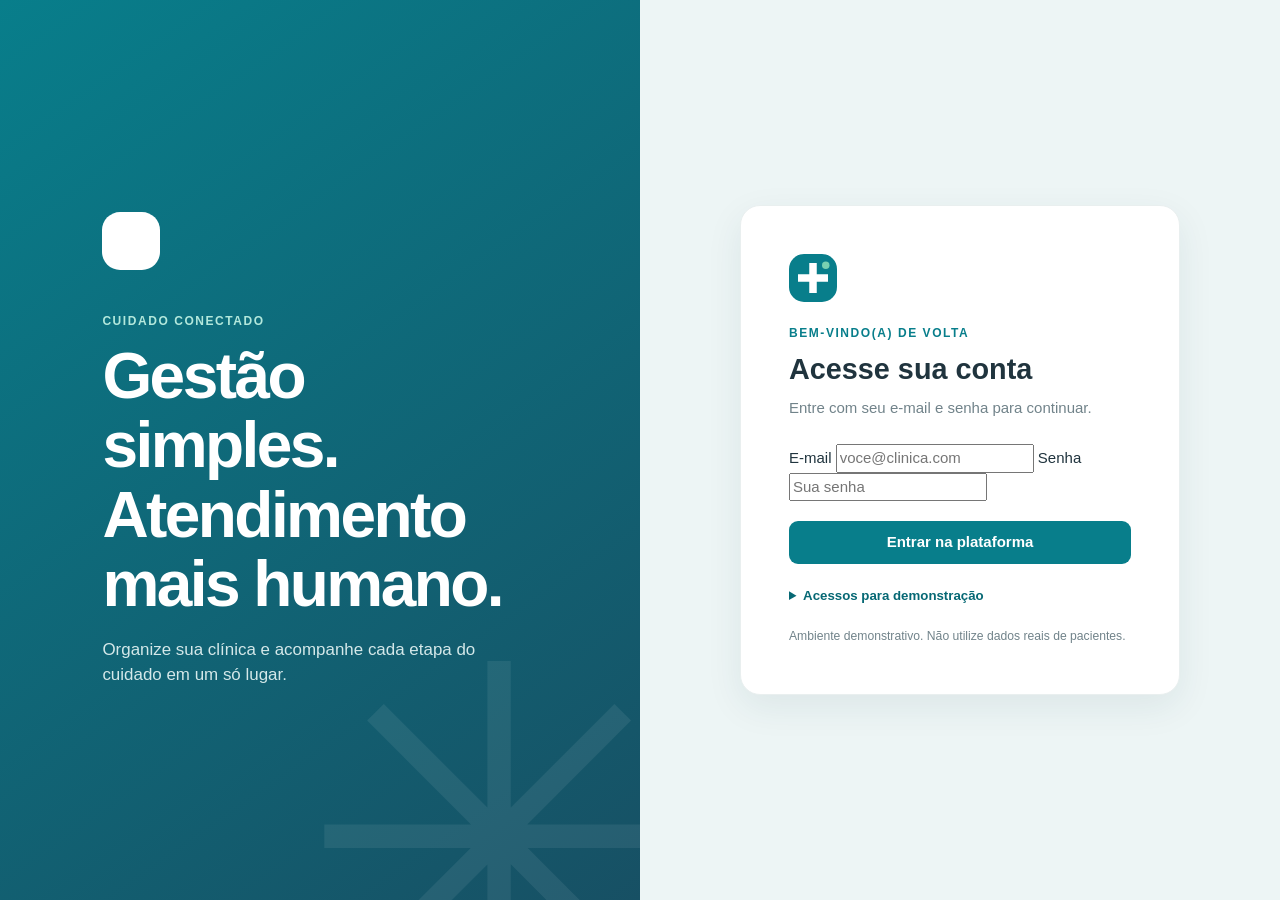
<file: vitta-clinic/index.html>
<!doctype html>
<html lang="pt-BR">
<head>
  <meta charset="utf-8">
  <meta name="viewport" content="width=device-width, initial-scale=1">
  <meta name="theme-color" content="#0b7285">
  <title>Entrar | Vitta Clinic</title>
  <link rel="icon" href="assets/images/logo.svg" type="image/svg+xml">
  <link rel="stylesheet" href="css/normalizacao.css">
  <link rel="stylesheet" href="css/variaveis.css">
  <link rel="stylesheet" href="css/global.css">
  <link rel="stylesheet" href="css/acesso.css">
  <link rel="stylesheet" href="css/responsivo.css">
</head>
<body class="login-page">
  <main class="login-layout">
    <section class="login-brand" aria-label="Vitta Clinic">
      <img src="assets/images/logo.svg" alt="" width="58" height="58">
      <p class="eyebrow">Cuidado conectado</p>
      <h1>Gestão simples.<br>Atendimento mais humano.</h1>
      <p>Organize sua clínica e acompanhe cada etapa do cuidado em um só lugar.</p>
      <div class="brand-decoration" aria-hidden="true">✳</div>
    </section>
    <section class="login-card">
      <img class="login-logo" src="assets/images/logo.svg" alt="Vitta Clinic" width="48" height="48">
      <p class="eyebrow">Bem-vindo(a) de volta</p>
      <h2>Acesse sua conta</h2>
      <p class="muted">Entre com seu e-mail e senha para continuar.</p>
      <form id="login-form" class="form-stack" novalidate>
        <label for="email">E-mail</label>
        <input id="email" name="email" type="email" autocomplete="username" placeholder="voce@clinica.com" required>
        <label for="password">Senha</label>
        <input id="password" name="password" type="password" autocomplete="current-password" placeholder="Sua senha" required>
        <p id="login-error" class="form-error" role="alert" aria-live="polite"></p>
        <button class="button button-primary button-wide" type="submit">Entrar na plataforma</button>
      </form>
      <details class="demo-credentials">
        <summary>Acessos para demonstração</summary>
        <p><strong>Administrador:</strong> admin@vitta.com / 123456</p>
        <p><strong>Médico:</strong> medico@vitta.com / 123456</p>
        <p><strong>Recepcionista:</strong> recepcao@vitta.com / 123456</p>
      </details>
      <p class="login-footnote">Ambiente demonstrativo. Não utilize dados reais de pacientes.</p>
    </section>
  </main>
  <div id="toast-region" class="toast-region" aria-live="polite" aria-atomic="true"></div>
  <script src="js/armazenamento.js"></script>
  <script src="js/autenticacao.js"></script>
</body>
</html>
</file>
<file: vitta-clinic/css/normalizacao.css>
*, *::before, *::after { box-sizing: border-box; }
html { min-height: 100%; scroll-behavior: smooth; }
body, h1, h2, h3, h4, p, figure { margin: 0; }
button, input, select, textarea { font: inherit; }
button { cursor: pointer; }
img, svg { display: block; max-width: 100%; }
table { border-collapse: collapse; }
</file>
<file: vitta-clinic/css/variaveis.css>
:root {
  color-scheme: light;
  --navy: #173b4a;
  --primary: #087e8b;
  --primary-dark: #066874;
  --primary-soft: #e4f4f4;
  --green: #3b9b78;
  --green-soft: #e5f5ed;
  --ink: #20343e;
  --muted: #71838a;
  --line: #e3ebed;
  --surface: #fff;
  --canvas: #f4f8f8;
  --danger: #bd4545;
  --danger-soft: #fff0ef;
  --warning: #a86b19;
  --shadow: 0 12px 36px rgba(21, 59, 74, .08);
  --radius: 14px;
  --font: "Segoe UI", Arial, sans-serif;
}
</file>
<file: vitta-clinic/css/global.css>
body { background: var(--canvas); color: var(--ink); font: 15px/1.5 var(--font); }
a { color: inherit; text-decoration: none; }
button, input, select, textarea { color: inherit; }
button:focus-visible, a:focus-visible, input:focus-visible, select:focus-visible, textarea:focus-visible, summary:focus-visible { outline: 3px solid #84c9ce; outline-offset: 2px; }
.muted { color: var(--muted); }
.eyebrow { color: var(--primary); font-size: .75rem; font-weight: 800; letter-spacing: .13em; text-transform: uppercase; }
.button { display: inline-flex; align-items: center; justify-content: center; gap: 8px; min-height: 40px; padding: 9px 15px; border: 1px solid transparent; border-radius: 9px; font-weight: 700; transition: .18s ease; }
.button:hover { transform: translateY(-1px); }
.button-primary { background: var(--primary); color: white; }
.button-primary:hover { background: var(--primary-dark); }
.button-secondary { background: white; border-color: var(--line); color: var(--ink); }
.button-danger { background: var(--danger-soft); color: var(--danger); }
.button-small { min-height: 32px; padding: 5px 10px; font-size: .83rem; }
.button-wide { width: 100%; }
.icon-button { display: inline-grid; place-items: center; width: 36px; height: 36px; border: 1px solid var(--line); border-radius: 9px; background: white; }
.toast-region { position: fixed; z-index: 100; right: 20px; bottom: 20px; display: grid; gap: 10px; width: min(360px, calc(100vw - 32px)); }
.toast { padding: 13px 16px; border-radius: 10px; background: var(--navy); color: white; box-shadow: var(--shadow); animation: toast-in .2s ease-out; }
.toast.error { background: #a33434; }
.toast.success { background: #247657; }
@keyframes toast-in { from { opacity: 0; transform: translateY(8px); } }
.empty-state { padding: 32px 16px; color: var(--muted); text-align: center; }
.status-pill { display: inline-flex; padding: 4px 9px; border-radius: 999px; background: var(--primary-soft); color: var(--primary-dark); font-size: .78rem; font-weight: 700; }
.status-pill.cancelled { background: var(--danger-soft); color: var(--danger); }
.status-pill.done { background: var(--green-soft); color: #247657; }
</file>
<file: vitta-clinic/css/acesso.css>
.login-page { min-height: 100vh; background: #edf5f5; }
.login-layout { display: grid; min-height: 100vh; grid-template-columns: 1fr 1fr; }
.login-brand { position: relative; display: flex; flex-direction: column; justify-content: center; overflow: hidden; padding: clamp(36px, 8vw, 110px); background: linear-gradient(145deg, #087e8b, #175064); color: #fff; }
.login-brand > img { margin-bottom: 42px; filter: brightness(0) invert(1); }
.login-brand .eyebrow { color: #b3e8dc; }
.login-brand h1 { max-width: 520px; margin: 12px 0 18px; font-size: clamp(2.3rem, 5vw, 4.4rem); line-height: 1.08; letter-spacing: -.04em; }
.login-brand > p:last-of-type { max-width: 410px; color: #d4e8e9; font-size: 1.06rem; }
.brand-decoration { position: absolute; right: -60px; bottom: -185px; color: rgba(255,255,255,.07); font-size: 30rem; line-height: 1; }
.login-card { align-self: center; width: min(440px, calc(100% - 48px)); margin: 48px auto; padding: clamp(26px, 4vw, 48px); border: 1px solid #e9efef; border-radius: 20px; background: white; box-shadow: var(--shadow); }
.login-logo { margin-bottom: 22px; }
.login-card h2 { margin: 6px 0 5px; font-size: 1.8rem; }
.login-card .muted { margin-bottom: 25px; }
.login-card .form-stack { gap: 9px; }
.login-card .form-stack label:not(:first-child) { margin-top: 7px; }
.form-error { min-height: 20px; color: var(--danger); font-size: .88rem; }
.demo-credentials { margin-top: 22px; color: var(--muted); font-size: .83rem; }
.demo-credentials summary { cursor: pointer; color: var(--primary-dark); font-weight: 700; }
.demo-credentials p { margin-top: 8px; }
.login-footnote { margin-top: 22px; color: var(--muted); font-size: .76rem; }
</file>
<file: vitta-clinic/css/responsivo.css>
@media (max-width: 1050px) {
  .stat-grid { grid-template-columns: repeat(2, minmax(0, 1fr)); }
  .dashboard-grid { grid-template-columns: 1fr; }
}
@media (max-width: 760px) {
  .sidebar { width: 78px; align-items: center; padding: 16px 9px; }
  .sidebar-brand { margin: 0 0 25px; }
  .sidebar-brand span, .sidebar-nav a span:last-child, .sidebar-bottom { display: none; }
  .sidebar-nav { width: 100%; }
  .sidebar-nav a { justify-content: center; padding: 13px 4px; }
  .nav-icon { font-size: 1.2rem; }
  .main-area { margin-left: 78px; }
  .topbar { min-height: 66px; padding: 10px 18px; }
  .user-info { display: none; }
  .page-content { padding: 24px 18px 40px; }
}
@media (max-width: 540px) {
  .login-layout { grid-template-columns: 1fr; }
  .login-brand { display: none; }
  .login-card { margin: auto; }
  .sidebar { position: fixed; inset: auto 0 0; width: auto; height: 65px; flex-direction: row; justify-content: center; padding: 5px 8px; }
  .sidebar-brand, .sidebar-bottom { display: none; }
  .sidebar-nav { display: flex; justify-content: space-around; gap: 2px; }
  .sidebar-nav a { flex: 1; min-width: 38px; padding: 8px 2px; }
  .sidebar-nav a span:last-child { display: none; }
  .nav-icon { font-size: 1.15rem; }
  .main-area { margin-left: 0; padding-bottom: 65px; }
  .topbar { padding-left: 16px; }
  .page-heading { align-items: flex-start; flex-direction: column; }
  .stat-grid { gap: 10px; }
  .stat-card { padding: 14px; }
  .stat-value { font-size: 1.65rem; }
  .form-grid { grid-template-columns: 1fr; }
  .field.full { grid-column: auto; }
  .toolbar { align-items: stretch; }
  .toolbar-search { width: 100%; }
  .table-pagination { flex-wrap: wrap; }
  .modal-backdrop { padding: 10px; }
  .modal-content { padding: 18px; }
}
@media print {
  .sidebar, .topbar, .no-print, .toast-region { display: none !important; }
  .main-area { margin: 0 !important; }
  .page-content { max-width: none; padding: 0; }
  body { background: white; }
  .content-card, .chart-card { box-shadow: none; }
}
</file>
<file: vitta-clinic/css/painel.css>
.app-shell { min-height: 100vh; }
.sidebar { position: fixed; z-index: 20; inset: 0 auto 0 0; display: flex; width: 252px; flex-direction: column; padding: 24px 16px 18px; background: #123c4c; color: #d8e8e9; }
.sidebar-brand { display: flex; align-items: center; gap: 11px; margin: 0 8px 35px; color: white; font-size: 1.12rem; font-weight: 800; }
.sidebar-brand img { width: 39px; height: 39px; filter: brightness(0) invert(1); }
.sidebar-nav { display: grid; gap: 5px; }
.sidebar-nav a { display: flex; align-items: center; gap: 12px; padding: 11px 13px; border-radius: 9px; color: #c2d6d9; font-weight: 600; }
.sidebar-nav a:hover, .sidebar-nav a.active { background: rgba(255,255,255,.12); color: white; }
.nav-icon { width: 20px; color: #8dd0c4; font-size: 1.05rem; text-align: center; }
.sidebar-bottom { margin-top: auto; padding: 15px 11px 0; border-top: 1px solid rgba(255,255,255,.14); color: #adc4c8; font-size: .8rem; }
.main-area { min-height: 100vh; margin-left: 252px; }
.topbar { position: sticky; z-index: 10; top: 0; display: flex; min-height: 76px; align-items: center; justify-content: space-between; padding: 12px clamp(20px, 4vw, 48px); border-bottom: 1px solid var(--line); background: rgba(255,255,255,.95); backdrop-filter: blur(10px); }
.topbar-title { font-size: .93rem; font-weight: 700; }
.user-menu { display: flex; align-items: center; gap: 12px; }
.user-avatar { display: grid; width: 38px; height: 38px; place-items: center; border-radius: 50%; background: var(--primary-soft); color: var(--primary-dark); font-weight: 800; }
.user-info { line-height: 1.3; }
.user-info strong { display: block; font-size: .88rem; }
.user-info span { color: var(--muted); font-size: .75rem; }
.page-content { max-width: 1440px; margin: 0 auto; padding: 34px clamp(20px, 4vw, 48px) 60px; }
.page-heading { display: flex; align-items: flex-end; justify-content: space-between; gap: 16px; margin-bottom: 26px; }
.page-heading h1 { font-size: clamp(1.55rem, 2.5vw, 2rem); letter-spacing: -.03em; }
.page-heading p { margin-top: 4px; color: var(--muted); }
.content-card, .stat-card, .chart-card { border: 1px solid var(--line); border-radius: var(--radius); background: var(--surface); box-shadow: 0 4px 18px rgba(21,59,74,.035); }
.stat-grid { display: grid; grid-template-columns: repeat(4, minmax(0, 1fr)); gap: 16px; margin-bottom: 22px; }
.stat-card { padding: 20px; }
.stat-card-top { display: flex; align-items: center; justify-content: space-between; color: var(--muted); font-size: .85rem; font-weight: 600; }
.stat-icon { display: grid; width: 38px; height: 38px; place-items: center; border-radius: 11px; background: var(--primary-soft); color: var(--primary-dark); font-size: 1.15rem; }
.stat-value { margin-top: 13px; font-size: 2rem; font-weight: 800; letter-spacing: -.04em; }
.stat-foot { margin-top: 2px; color: var(--muted); font-size: .79rem; }
.dashboard-grid { display: grid; grid-template-columns: minmax(0, 1.35fr) minmax(280px, .9fr); gap: 18px; }
.chart-card, .content-card { overflow: hidden; }
.card-heading { display: flex; align-items: center; justify-content: space-between; gap: 12px; padding: 20px 22px; border-bottom: 1px solid var(--line); }
.card-heading h2 { font-size: 1.02rem; }
.card-body { padding: 20px 22px; }
.chart-bars { display: grid; height: 230px; grid-template-columns: repeat(6, 1fr); align-items: end; gap: 14px; padding: 12px 6px 0; }
.chart-column { display: flex; height: 100%; flex-direction: column; align-items: center; justify-content: end; gap: 8px; color: var(--muted); font-size: .76rem; }
.chart-bar { position: relative; width: min(42px, 70%); min-height: 4px; border-radius: 7px 7px 2px 2px; background: linear-gradient(180deg, #52b9a0, #087e8b); }
.chart-bar span { position: absolute; top: -22px; left: 50%; color: var(--ink); font-size: .73rem; transform: translateX(-50%); }
.appointment-list { display: grid; gap: 0; }
.appointment-row { display: grid; grid-template-columns: 48px 1fr auto; align-items: center; gap: 12px; padding: 13px 0; border-bottom: 1px solid var(--line); }
.appointment-row:last-child { border-bottom: 0; }
.appointment-time { color: var(--primary-dark); font-size: .8rem; font-weight: 800; }
.appointment-row strong { display: block; font-size: .86rem; }
.appointment-row small { color: var(--muted); }
.mobile-menu { display: none; }
</file>
<file: vitta-clinic/css/formularios.css>
.form-stack, .form-grid { display: grid; gap: 14px; }
.form-grid { grid-template-columns: repeat(2, minmax(0, 1fr)); }
.field { display: grid; align-content: start; gap: 6px; }
.field.full { grid-column: 1 / -1; }
label { color: #425960; font-size: .84rem; font-weight: 700; }
input, select, textarea { width: 100%; min-height: 42px; padding: 9px 11px; border: 1px solid #d9e3e5; border-radius: 8px; background: #fff; }
input::placeholder, textarea::placeholder { color: #9aa9ad; }
input:hover, select:hover, textarea:hover { border-color: #a9c2c6; }
textarea { min-height: 94px; resize: vertical; }
.toolbar { display: flex; flex-wrap: wrap; align-items: center; justify-content: space-between; gap: 12px; padding: 16px 20px; border-bottom: 1px solid var(--line); }
.toolbar-search { width: min(350px, 100%); }
.toolbar-filters { display: flex; flex-wrap: wrap; gap: 9px; }
.toolbar-filters select, .toolbar-filters input { width: auto; min-width: 150px; }
.form-actions { display: flex; justify-content: flex-end; gap: 10px; margin-top: 6px; }
.inline-filters { display: flex; flex-wrap: wrap; align-items: end; gap: 12px; }
.inline-filters .field { min-width: 170px; }
</file>
<file: vitta-clinic/css/tabelas.css>
.table-wrap { overflow-x: auto; }
.data-table { width: 100%; text-align: left; }
.data-table th { padding: 12px 18px; background: #f8fbfb; color: #647a80; font-size: .73rem; letter-spacing: .06em; text-transform: uppercase; white-space: nowrap; }
.data-table td { padding: 14px 18px; border-top: 1px solid #edf1f2; font-size: .87rem; vertical-align: middle; }
.data-table tbody tr:hover { background: #fbfdfd; }
.table-primary { font-weight: 700; }
.table-secondary { display: block; color: var(--muted); font-size: .78rem; }
.table-actions { display: flex; justify-content: flex-end; gap: 7px; white-space: nowrap; }
.table-actions button { min-height: 31px; }
.table-pagination { display: flex; align-items: center; justify-content: space-between; gap: 10px; padding: 13px 18px; border-top: 1px solid var(--line); color: var(--muted); font-size: .82rem; }
.report-summary { margin-bottom: 18px; color: var(--muted); }
</file>
<file: vitta-clinic/css/janelas.css>
.modal-backdrop { position: fixed; z-index: 80; inset: 0; display: grid; place-items: center; overflow-y: auto; padding: 20px; background: rgba(14,38,47,.55); animation: fade-in .15s ease; }
.modal { width: min(620px, 100%); max-height: min(90vh, 850px); overflow: auto; border-radius: 16px; background: white; box-shadow: 0 24px 70px rgba(0,0,0,.2); }
.modal.modal-small { width: min(440px, 100%); }
.modal-header { display: flex; align-items: flex-start; justify-content: space-between; gap: 16px; padding: 20px 24px; border-bottom: 1px solid var(--line); }
.modal-header h2 { font-size: 1.2rem; }
.modal-content { padding: 22px 24px 24px; }
.modal-copy { margin-bottom: 20px; color: var(--muted); }
.modal .form-grid { margin-bottom: 20px; }
@keyframes fade-in { from { opacity: 0; } }
</file>
